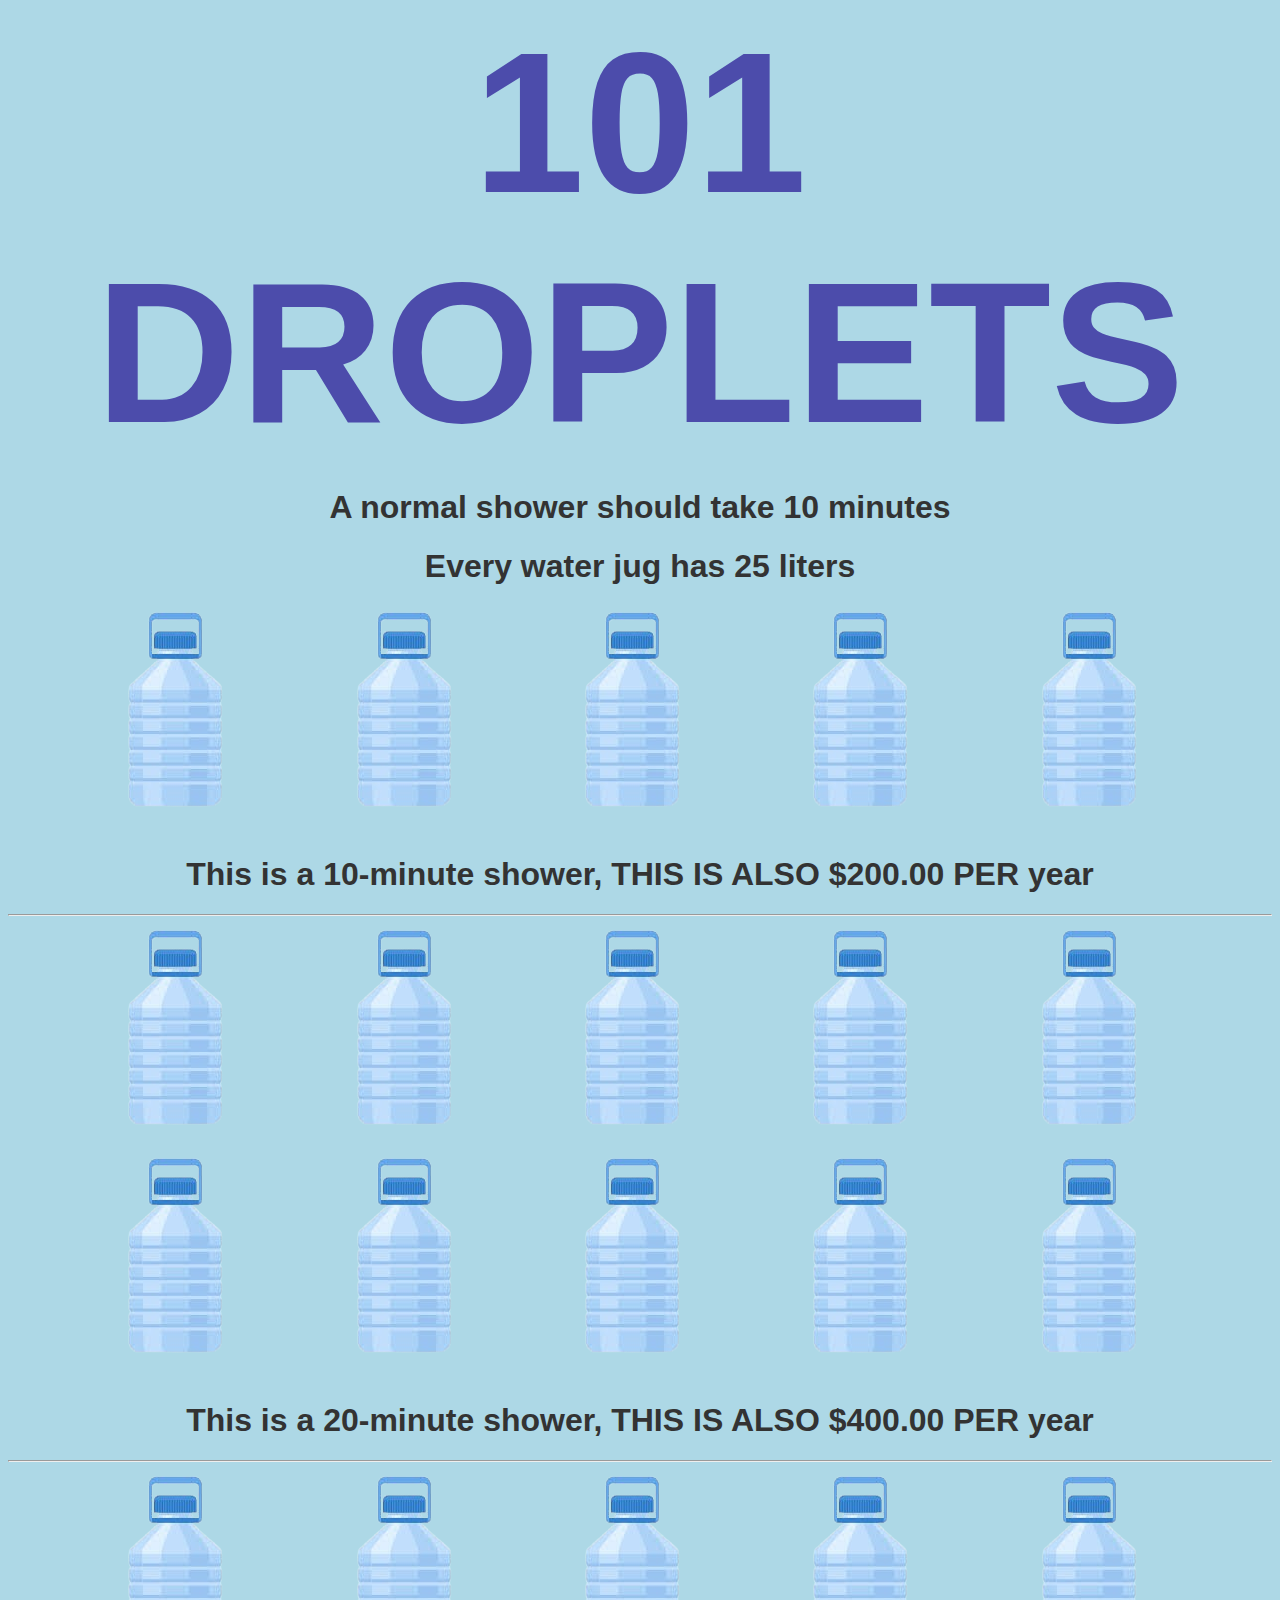
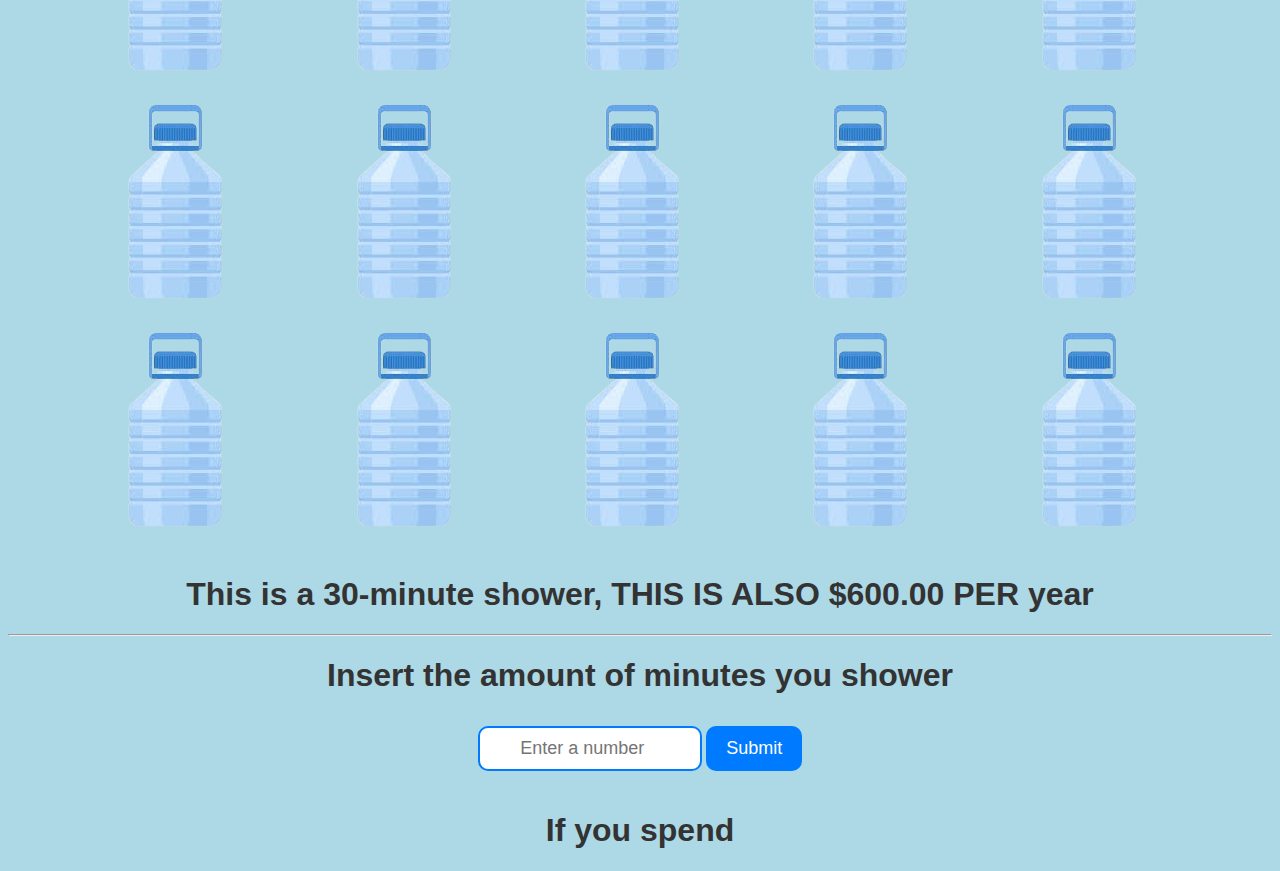
<file: static/aagua.html>
<!DOCTYPE html>
<html lang="en">
<head>
    <meta charset="UTF-8">
    <meta name="viewport" content="width=device-width, initial-scale=1.0">
    <link rel="stylesheet" href="aguacss.css">
    <title>Water in 10 mins</title>
    <script src="aguajs.js" defer></script> 
</head>
<body> 
    <center>
        <div class="Big">101 DROPLETS</div> 
        <h1>A normal shower should take 10 minutes</h1>
        <h1>Every water jug has 25 liters</h1>
        
        <img src="images/gallon.png" alt="Water Gallon">
        <img src="images/gallon.png" alt="Water Gallon">
        <img src="images/gallon.png" alt="Water Gallon">
        <img src="images/gallon.png" alt="Water Gallon">
        <img src="images/gallon.png" alt="Water Gallon">
        
        <h1>This is a 10-minute shower, THIS IS ALSO $200.00 PER year</h1>
        <hr>
        
        <img src="images/gallon.png" alt="Water Gallon">
        <img src="images/gallon.png" alt="Water Gallon">
        <img src="images/gallon.png" alt="Water Gallon">
        <img src="images/gallon.png" alt="Water Gallon">
        <img src="images/gallon.png" alt="Water Gallon">
        <img src="images/gallon.png" alt="Water Gallon">
        <img src="images/gallon.png" alt="Water Gallon">
        <img src="images/gallon.png" alt="Water Gallon">
        <img src="images/gallon.png" alt="Water Gallon">
        <img src="images/gallon.png" alt="Water Gallon">
        <h1>This is a 20-minute shower, THIS IS ALSO $400.00 PER year</h1>
        <hr>
        
        <img src="images/gallon.png" alt="Water Gallon">
        <img src="images/gallon.png" alt="Water Gallon">
        <img src="images/gallon.png" alt="Water Gallon">
        <img src="images/gallon.png" alt="Water Gallon">
        <img src="images/gallon.png" alt="Water Gallon">
        <img src="images/gallon.png" alt="Water Gallon">
        <img src="images/gallon.png" alt="Water Gallon">
        <img src="images/gallon.png" alt="Water Gallon">
        <img src="images/gallon.png" alt="Water Gallon">
        <img src="images/gallon.png" alt="Water Gallon">
        <img src="images/gallon.png" alt="Water Gallon">
        <img src="images/gallon.png" alt="Water Gallon">
        <img src="images/gallon.png" alt="Water Gallon">
        <img src="images/gallon.png" alt="Water Gallon">
        <img src="images/gallon.png" alt="Water Gallon">
        <h1>This is a 30-minute shower, THIS IS ALSO $600.00 PER year</h1>
        <hr>

        <h1>Insert the amount of minutes you shower</h1>
        
        <input type="number" id="numberInput" placeholder="Enter a number" />
        <button id="submitButton">Submit</button>

        <!-- Element to show the calculated result -->
        <p id="calculatedResult"></p>

        <!-- This is where images will appear -->
        <div id="imagesContainer" class="images-container"></div>
        <h1>If you spend</h1>
    </center>
</body>
</html>
</file>
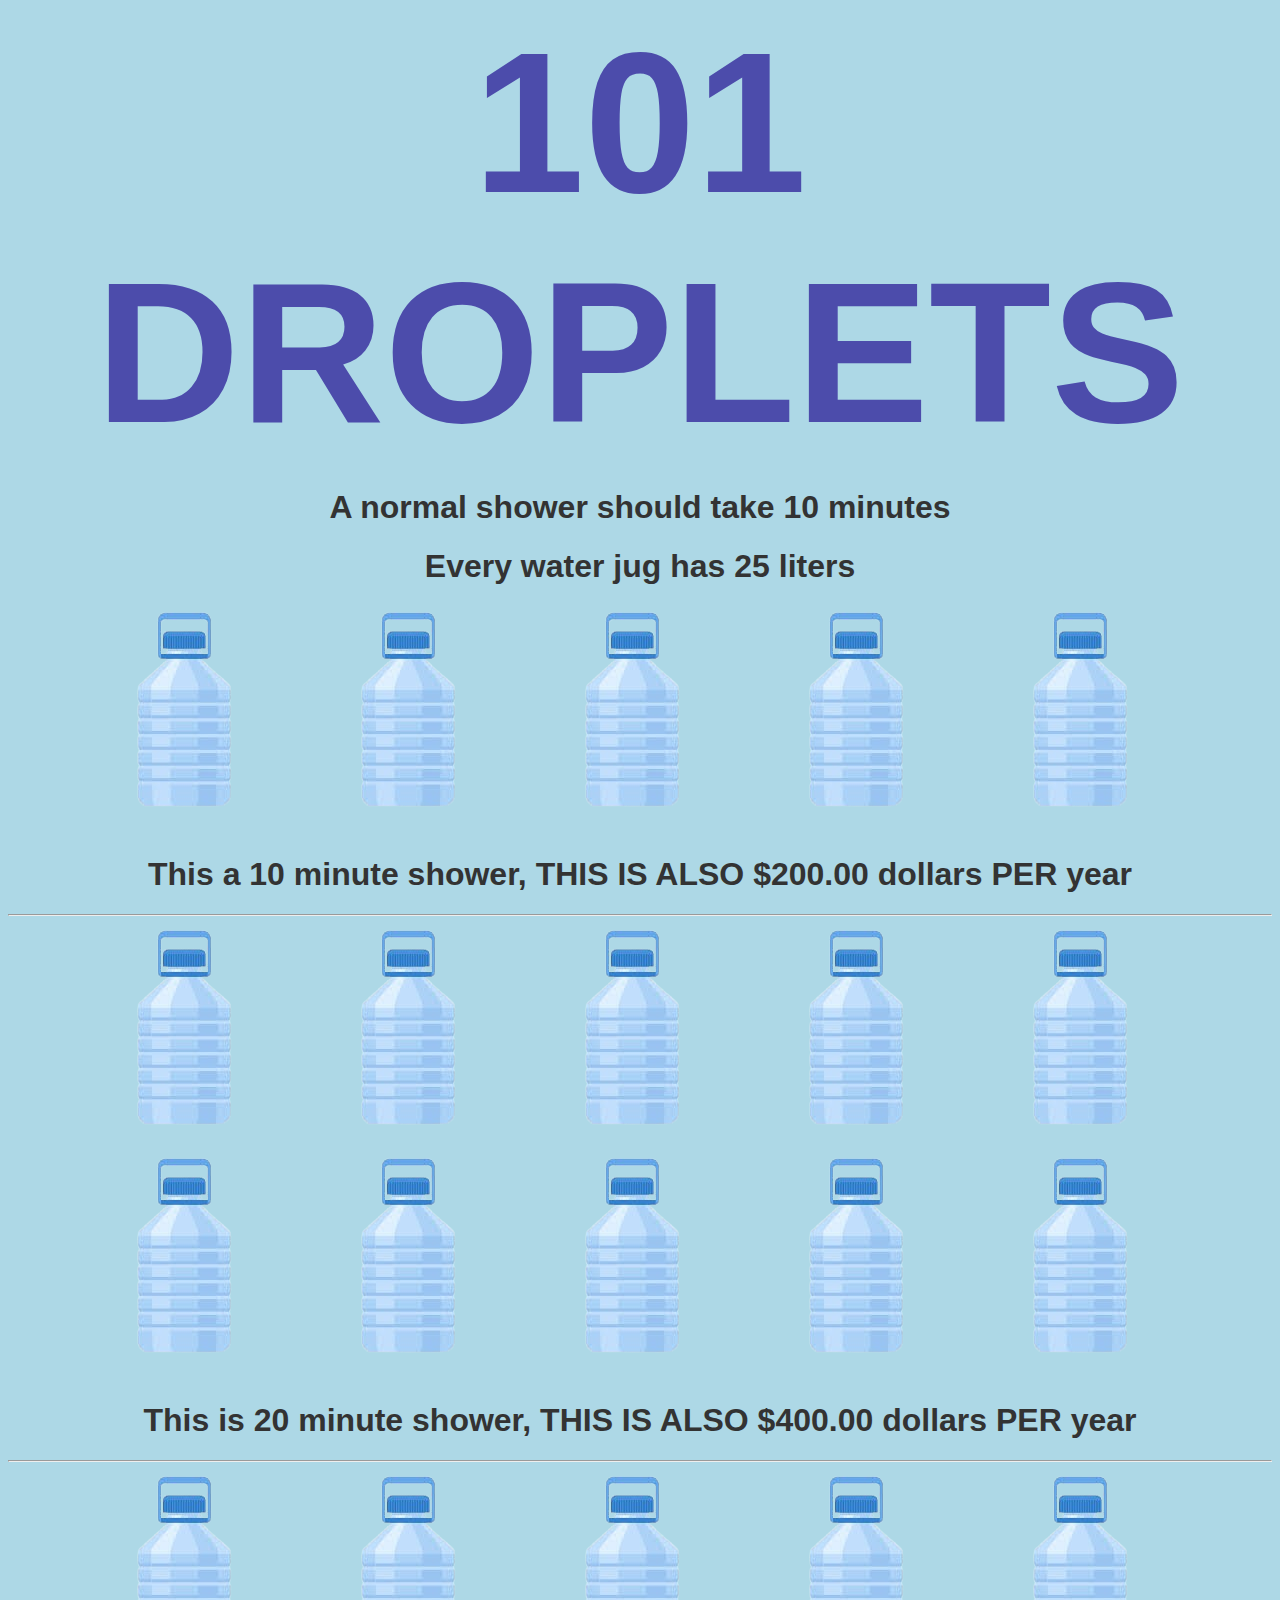
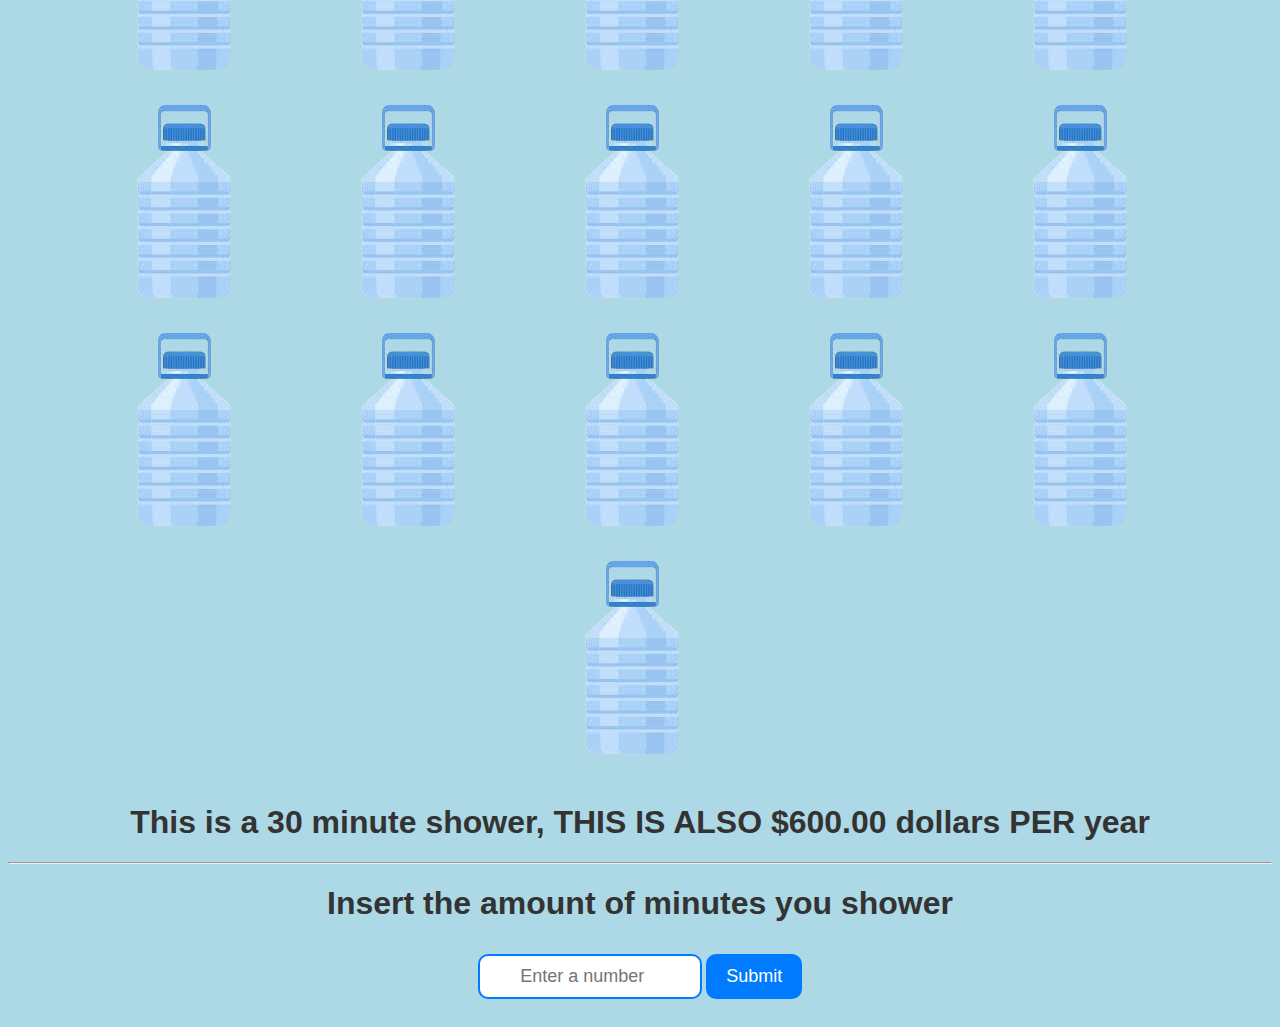
<file: static/Agua.html>
<!DOCTYPE html>
<html lang="en">
<head>
    <meta charset="UTF-8">
    <meta name="viewport" content="width=device-width, initial-scale=1.0">
    <link rel="stylesheet" href="aguacss.css">
    
    <title>Water in 10 mins</title>
    <script src="aguajs.js"></script> 

</head>
<body> 
   <center><div class="Big">101 DROPLETS </div> 
    <h1> A normal shower should take 10 minutes</h1>
    <h1> Every water jug has 25 liters</h1>
   
   <img src="images/gallon.png" alt="Image 1"><img src="images/gallon.png" alt="Image 1"><img src="images/gallon.png" alt="Image 1"><img src="images/gallon.png" alt="Image 1"><img src="images/gallon.png" alt="Image 1">
   <h1>This a 10 minute shower, THIS IS ALSO $200.00 dollars PER year</h1>
   <hr>
   <img src="images/gallon.png" alt="Image 1"><img src="images/gallon.png" alt="Image 1"><img src="images/gallon.png" alt="Image 1"><img src="images/gallon.png" alt="Image 1"><img src="images/gallon.png" alt="Image 1"><img src="images/gallon.png" alt="Image 1"><img src="images/gallon.png" alt="Image 1"><img src="images/gallon.png" alt="Image 1"><img src="images/gallon.png" alt="Image 1"><img src="images/gallon.png" alt="Image 1">
    <h1>This is 20 minute shower, THIS IS ALSO $400.00 dollars PER year</h1>
    <hr>
    <img src="images/gallon.png" alt="Image 1"><img src="images/gallon.png" alt="Image 1"><img src="images/gallon.png" alt="Image 1"><img src="images/gallon.png" alt="Image 1"><img src="images/gallon.png" alt="Image 1"><img src="images/gallon.png" alt="Image 1"><img src="images/gallon.png" alt="Image 1"><img src="images/gallon.png" alt="Image 1"><img src="images/gallon.png" alt="Image 1"><img src="images/gallon.png" alt="Image 1"><img src="images/gallon.png" alt="Image 1"><img src="images/gallon.png" alt="Image 1"><img src="images/gallon.png" alt="Image 1"><img src="images/gallon.png" alt="Image 1"><img src="images/gallon.png" alt="Image 1"><img src="images/gallon.png" alt="Image 1">
    <h1> This is a 30 minute shower, THIS IS ALSO $600.00 dollars PER year</h1>
    <hr>
    <h1> Insert the amount of minutes you shower</h1>
    <!-- Input form to get a number -->
    <input type="number" id="numberInput" placeholder="Enter a number" />
  <button onclick="displayImages()">Submit</button>

  <div id="imagesContainer" class="images-container"></div>
   </center>
</body>
</html>
</file>
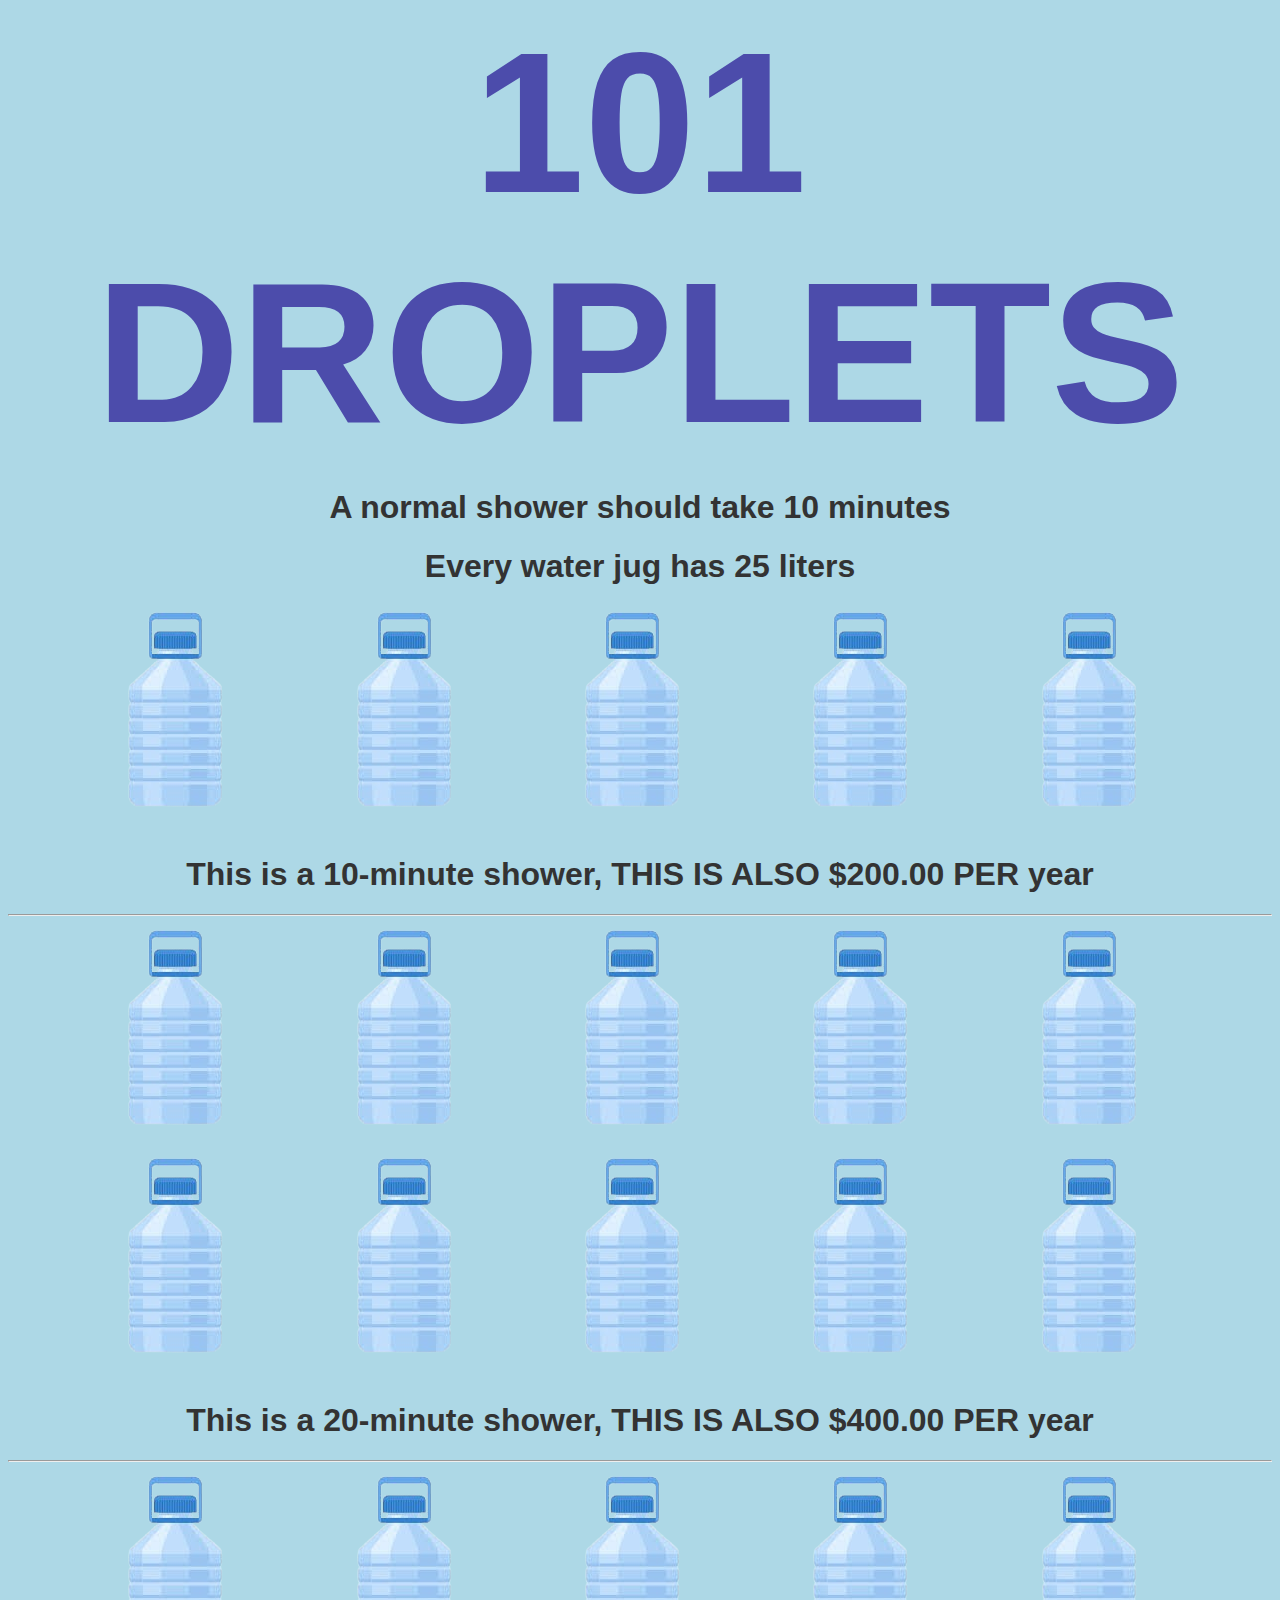
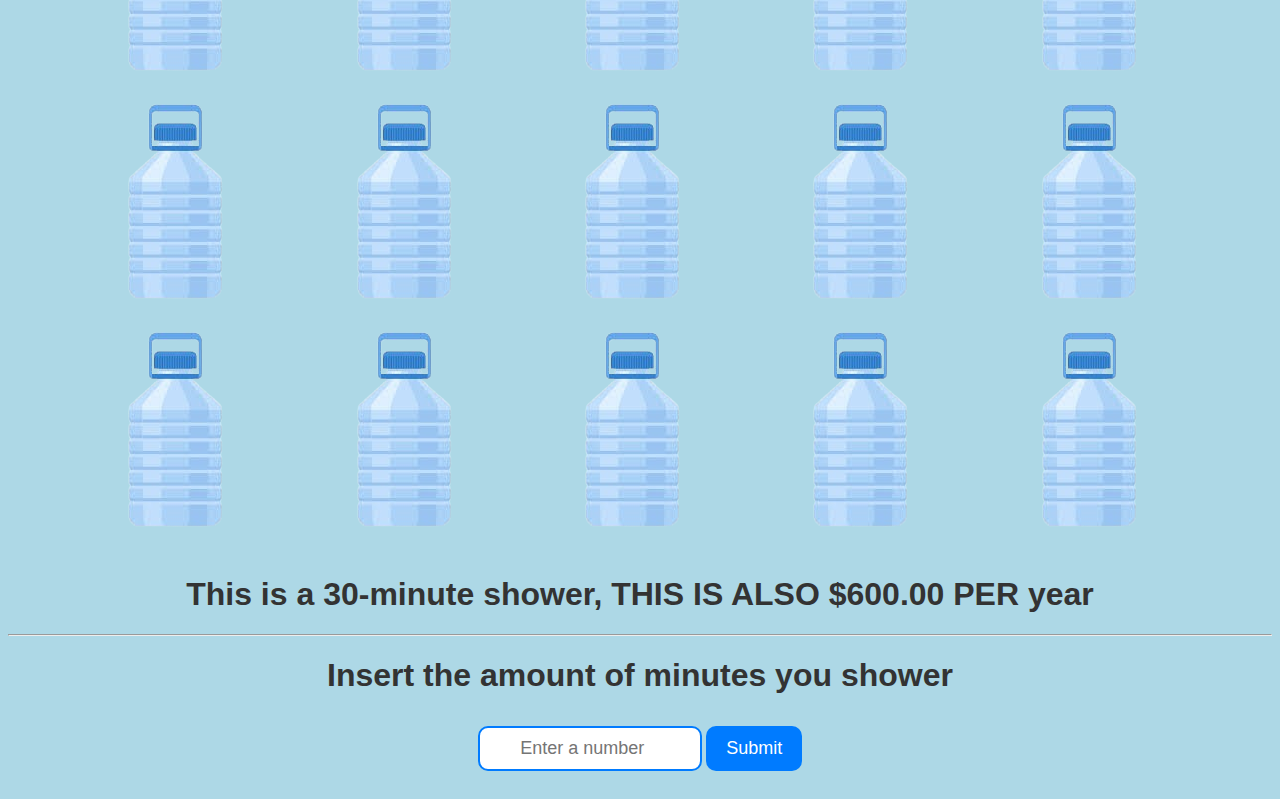
<file: templates/agua.html>
<!DOCTYPE html>
<html lang="en">
<head>
    <meta charset="UTF-8">
    <meta name="viewport" content="width=device-width, initial-scale=1.0">
    <link rel="stylesheet" href="../static/aguacss.css">
    <title>Water in 10 mins</title>
    <script src="../static/aguajs.js" defer></script> 
</head>
<body> 
    <center>
        <div class="Big">101 DROPLETS</div> 
        <h1>A normal shower should take 10 minutes</h1>
        <h1>Every water jug has 25 liters</h1>
        
        <img src="../static/images/gallon.png" alt="Water Gallon">
        <img src="../static/images/gallon.png" alt="Water Gallon">
        <img src="../static/images/gallon.png" alt="Water Gallon">
        <img src="../static/images/gallon.png" alt="Water Gallon">
        <img src="../static/images/gallon.png" alt="Water Gallon">
        
        <h1>This is a 10-minute shower, THIS IS ALSO $200.00 PER year</h1>
        <hr>
        
        <img src="../static/images/gallon.png" alt="Water Gallon">
        <img src="../static/images/gallon.png" alt="Water Gallon">
        <img src="../static/images/gallon.png" alt="Water Gallon">
        <img src="../static/images/gallon.png" alt="Water Gallon">
        <img src="../static/images/gallon.png" alt="Water Gallon">
        <img src="../static/images/gallon.png" alt="Water Gallon">
        <img src="../static/images/gallon.png" alt="Water Gallon">
        <img src="../static/images/gallon.png" alt="Water Gallon">
        <img src="../static/images/gallon.png" alt="Water Gallon">
        <img src="../static/images/gallon.png" alt="Water Gallon">
        <h1>This is a 20-minute shower, THIS IS ALSO $400.00 PER year</h1>
        <hr>
        
        <img src="../static/images/gallon.png" alt="Water Gallon">
        <img src="../static/images/gallon.png" alt="Water Gallon">
        <img src="../static/images/gallon.png" alt="Water Gallon">
        <img src="../static/images/gallon.png" alt="Water Gallon">
        <img src="../static/images/gallon.png" alt="Water Gallon">
        <img src="../static/images/gallon.png" alt="Water Gallon">
        <img src="../static/images/gallon.png" alt="Water Gallon">
        <img src="../static/images/gallon.png" alt="Water Gallon">
        <img src="../static/images/gallon.png" alt="Water Gallon">
        <img src="../static/images/gallon.png" alt="Water Gallon">
        <img src="../static/images/gallon.png" alt="Water Gallon">
        <img src="../static/images/gallon.png" alt="Water Gallon">
        <img src="../static/images/gallon.png" alt="Water Gallon">
        <img src="../static/images/gallon.png" alt="Water Gallon">
        <img src="../static/images/gallon.png" alt="Water Gallon">
        <h1>This is a 30-minute shower, THIS IS ALSO $600.00 PER year</h1>
        <hr>

        <h1>Insert the amount of minutes you shower</h1>
        
        <input type="number" id="numberInput" placeholder="Enter a number" />
        <button id="submitButton">Submit</button>

        <!-- Element to show the calculated result -->
        <p id="calculatedResult"></p>

        <!-- This is where images will appear -->
        <div id="imagesContainer" class="images-container"></div>
        
    </center>
</body>
</html>
</file>
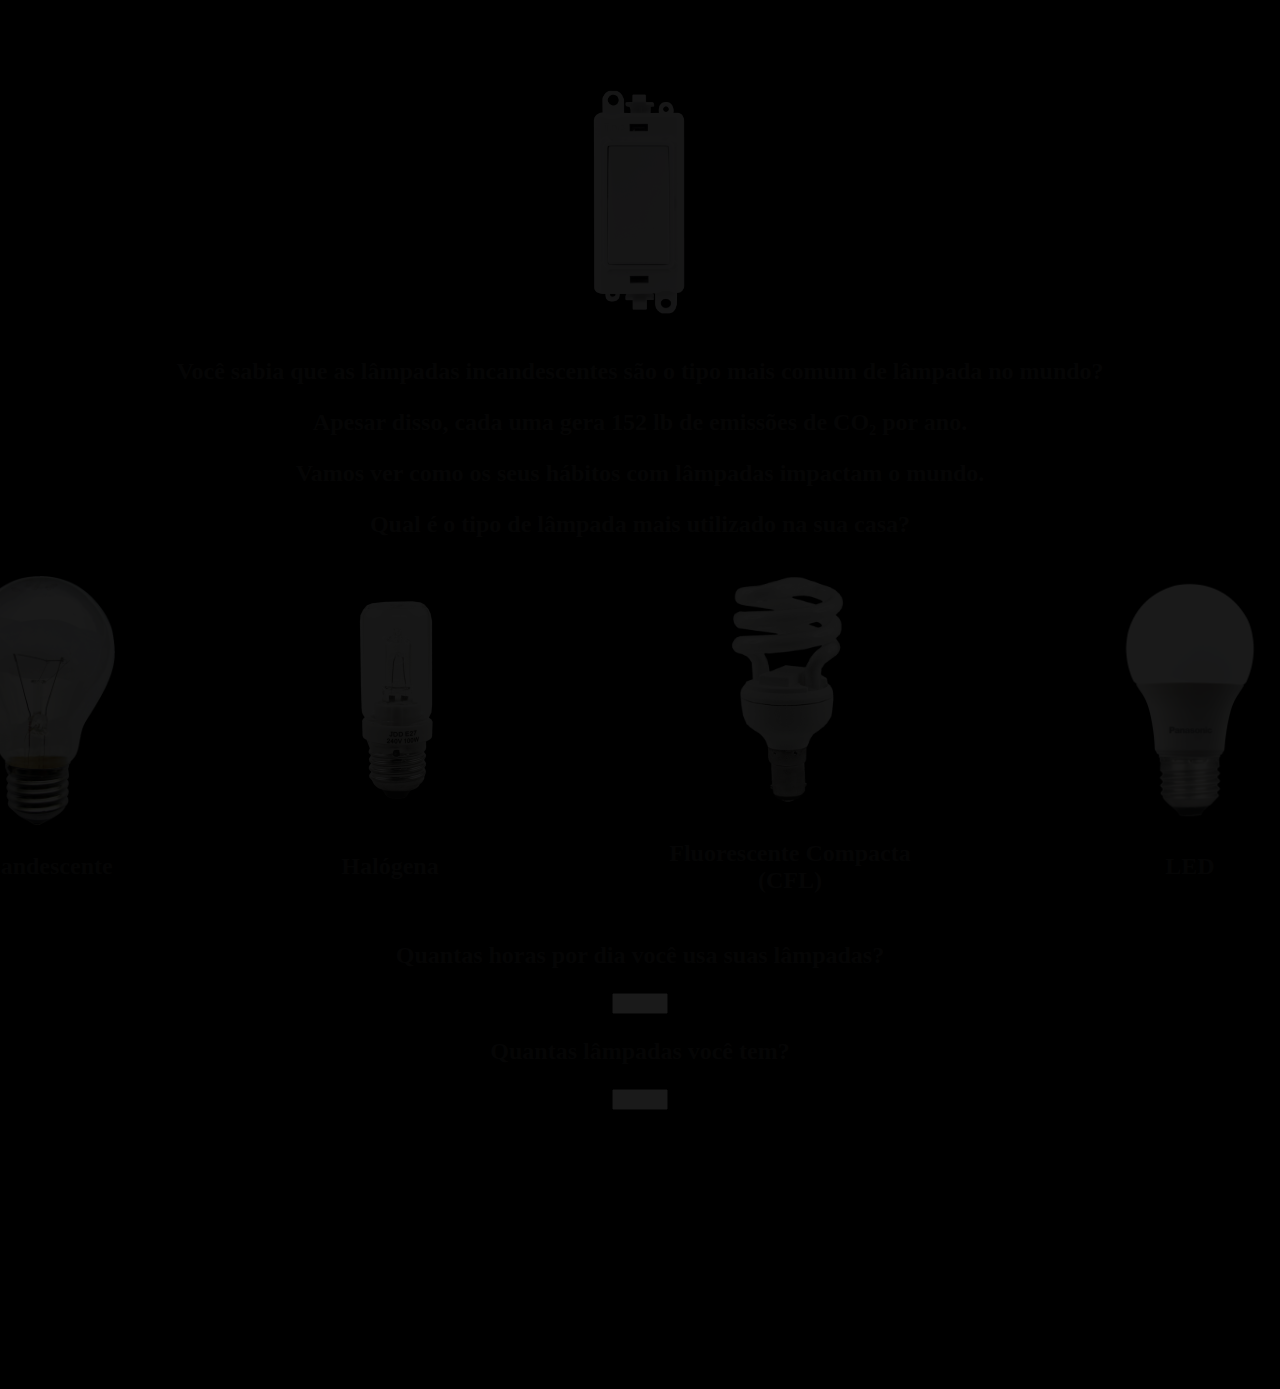
<file: templates/focos.html>
<!DOCTYPE html>
<html lang="pt-BR">
    <link rel="stylesheet" href="/static/focostyle.css">
    <script src="/static/focoscript.js" defer></script>
<head>
  <meta charset="UTF-8">
  <meta name="viewport" content="width=device-width, initial-scale=1.0">
  <title>Imagem com Efeito do Cursor</title>
</head>
<body id="body" style="height: auto;">
  <div>
    <h1>LÂMPADAS</h1>
    <img src="/static/images/lightswitch.png" alt="" width="250px" height="auto" onclick="off()" id="wall" opacity="0.5">
    <audio src="/static/sound/lightswitch.wav" id="clickSound"></audio>
    <p>Você sabia que as lâmpadas incandescentes são o tipo mais comum de lâmpada no mundo?</p>
    <p>Apesar disso, cada uma gera 152 lb de emissões de CO₂ por ano.</p>
    <p>Vamos ver como os seus hábitos com lâmpadas impactam o mundo.</p>
    <p>Qual é o tipo de lâmpada mais utilizado na sua casa?</p>
      <div class="img-container">
        <div class="img-box">
          <img src="/static/images/Incandescent.png" alt="" width="150px" height="auto" onclick="selected(this, 152)" id="unselected" class="image-button">
          <p>Incandescente</p>
        </div>
        <div class="img-box">
          <img src="/static/images/Halogen.png" alt="" width="250px" height="auto" onclick="selected(this, 107)" id="unselected" class="image-button">
          <p>Halógena</p>
        </div>
        <div class="img-box">
          <img src="/static/images/CFL.png" alt="" width="250px" height="auto" onclick="selected(this, 34)" id="unselected" class="image-button">
          <p>Fluorescente Compacta (CFL)</p>
        </div>        
        <div class="img-box">
          <img src="/static/images/LED.png" alt="" width="250px" height="auto" onclick="selected(this, 22)" id="unselected" class="image-button">
          <p>LED</p>
        </div>
      </div>
    <p>Quantas horas por dia você usa suas lâmpadas?</p>
    <input type="number" id="hours" min="0" max="24" onchange="hrchange(this.value)">
    <p>Quantas lâmpadas você tem?</p>
    <input type="number" id="qt" min="0" max="99" onchange="qtchange(this.value)">
    <div>
      <p class="answer" id="answer1"> Sua Resposta</p>
      <p class="answer" id="answer2"> Sua Resposta</p>
      <p class="answer" id="answer3"> Sua Resposta</p>
      <p class="answer" id="answer4"> Sua Resposta</p>
      <p class="answer" id="answer5"> Sua Resposta</p>     
    </div>
  </div>
</body>
</html>
</file>
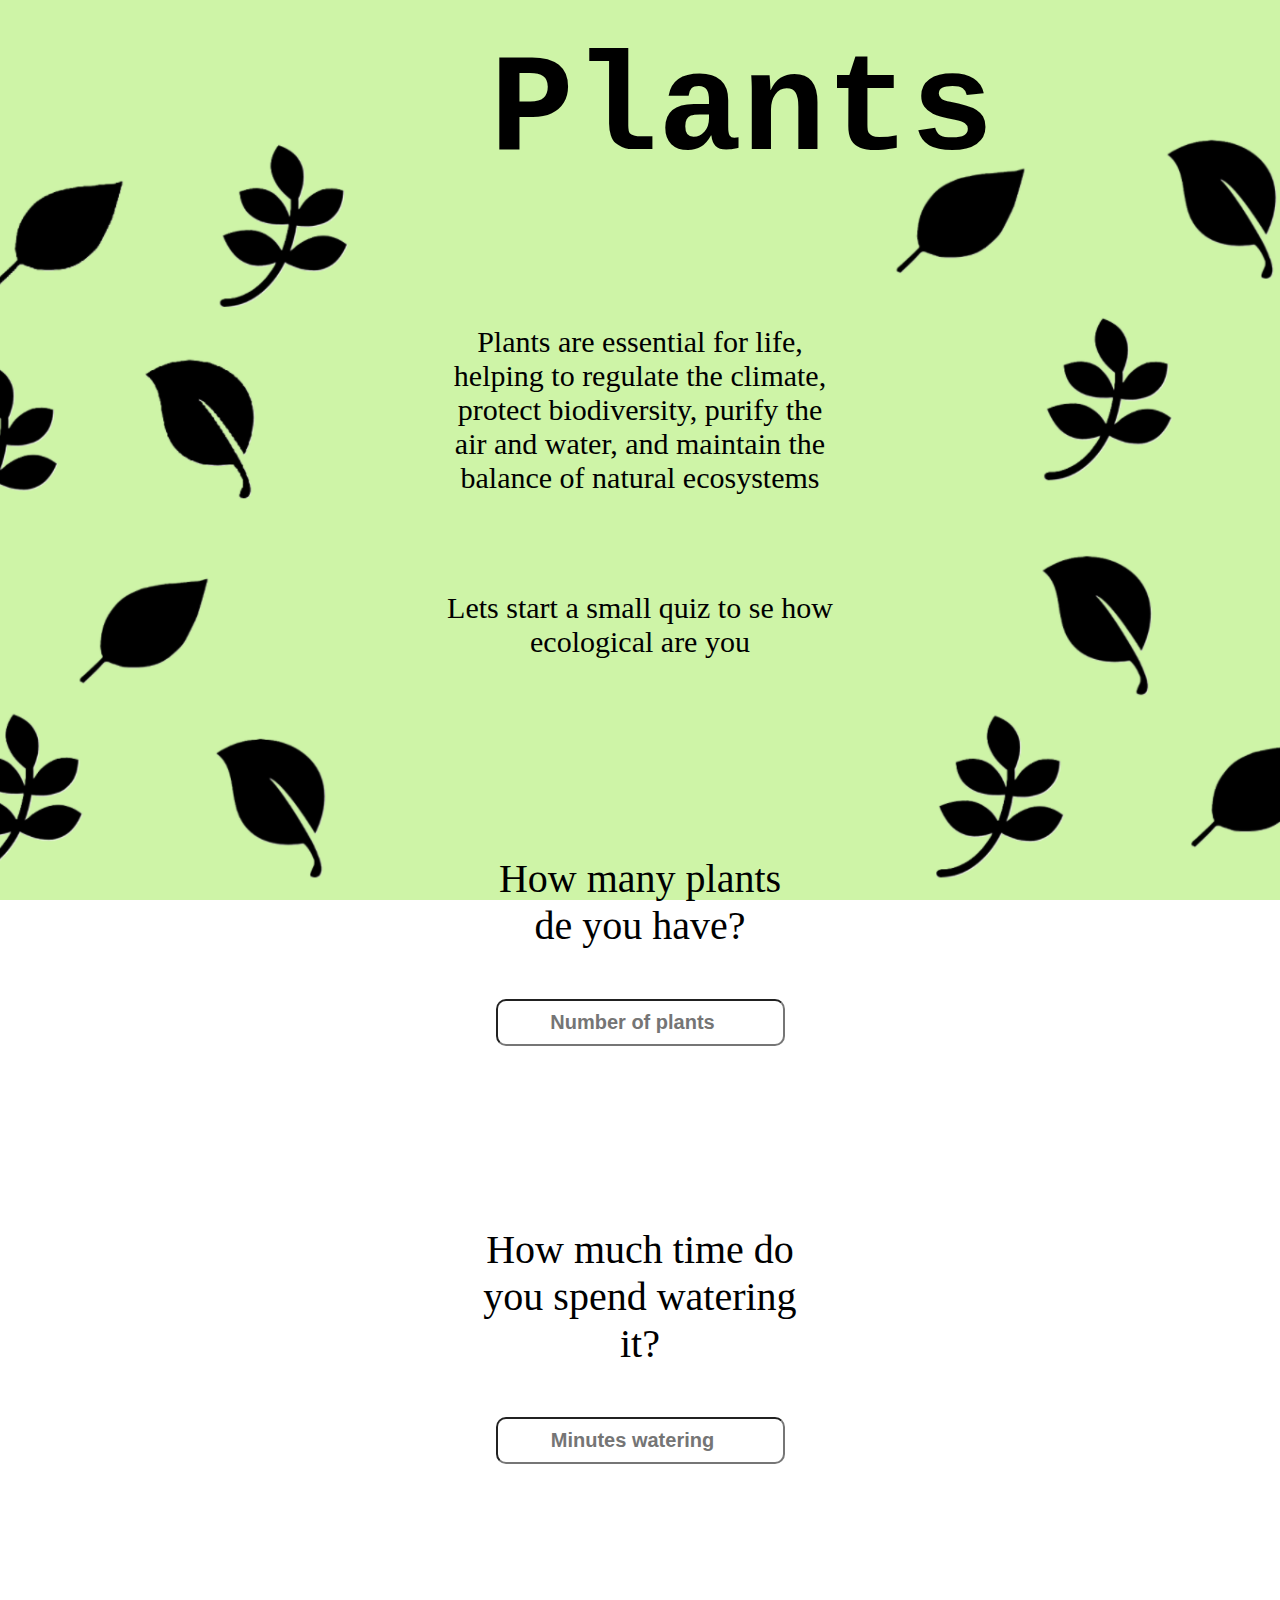
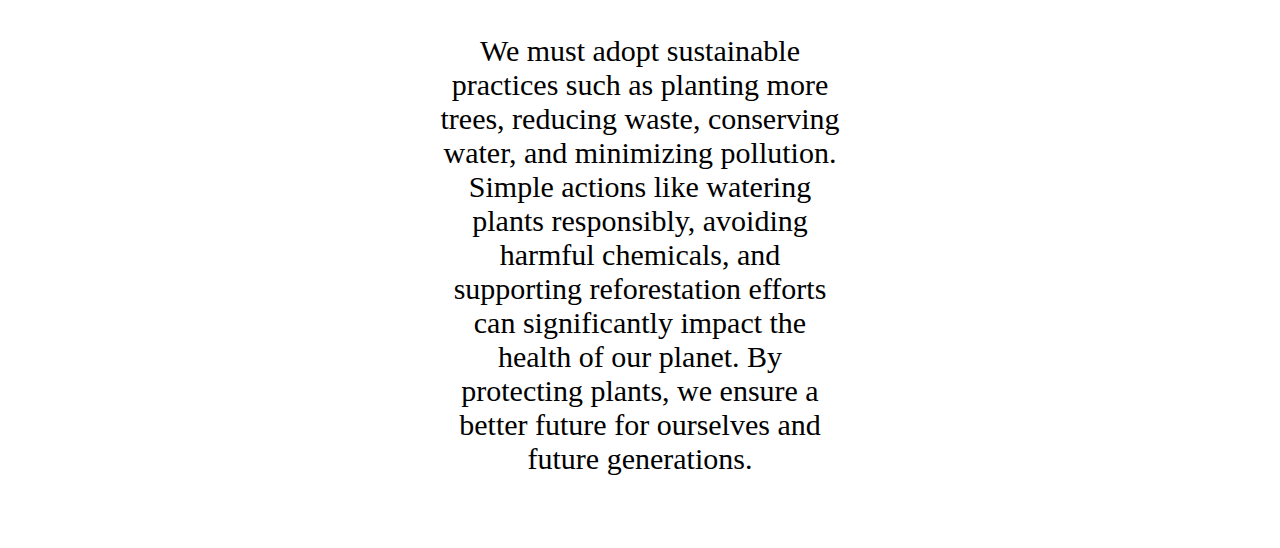
<file: templates/Plants.html>
<!DOCTYPE html>
<html lang="en">
<head>
    <meta charset="UTF-8">
    <meta name="viewport" content="width=device-width, initial-scale=1.0">
    <title>Plants</title>
    <link rel="stylesheet" type="text/css" href="Plants.css">
    <script src="Plants.js" defer></script>
</head>
<body>
    <div class="header">
        <h1>Plants</h1>
    </div>
    <p class="description">Plants are essential for life, helping to regulate the climate, protect biodiversity, purify the air and water, and maintain the balance of natural ecosystems</p>
    <br><br>
    <p class="description">Lets start a small quiz to se how ecological are you</p>
    <br><br><br><br><br><br><br>
    <div class="content">
        <p>How many plants de you have?</p>
        <input class="custom-placeholder"type="number" id="userInput" oninput="changeText()" placeholder="Number of plants">
    </div>
    <div class="lower">
        <p id="displayText"></p>
        <br><br>
    </div>
    <br><br><br>
    <div class="content">
        <p>How much time do you spend watering it?</p>
        <input class="custom-placeholder"type="number" id="userInput2" oninput="changeText2()" placeholder="Minutes watering">
    </div>
    <div class="lower">
        <p id="displayText2"></p>
        <br><br>
    </div>
    <br><br><br>
    <p class="description">We must adopt sustainable practices such as planting more trees, reducing waste, conserving water, and minimizing pollution. Simple actions like watering plants responsibly, avoiding harmful chemicals, and supporting reforestation efforts can significantly impact the health of our planet. By protecting plants, we ensure a better future for ourselves and future generations.</p>
</body>
</html>
</file>
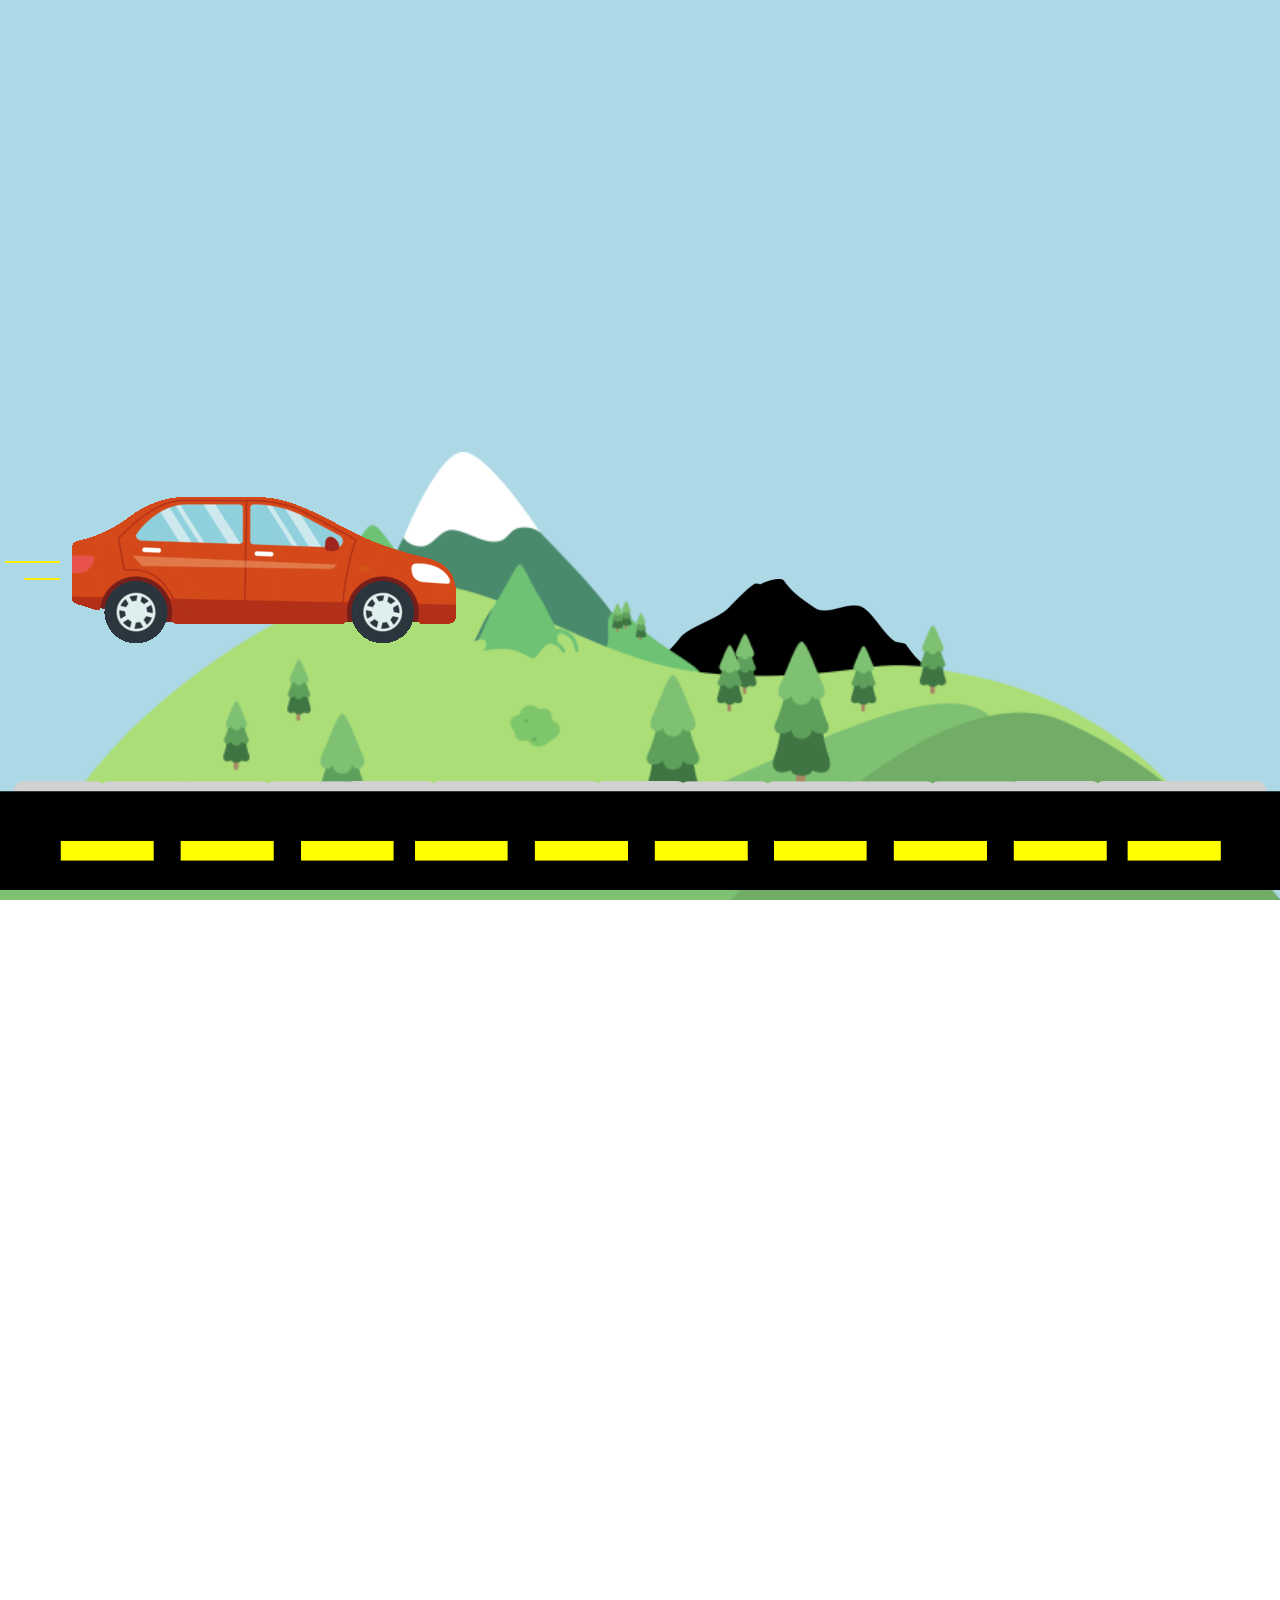
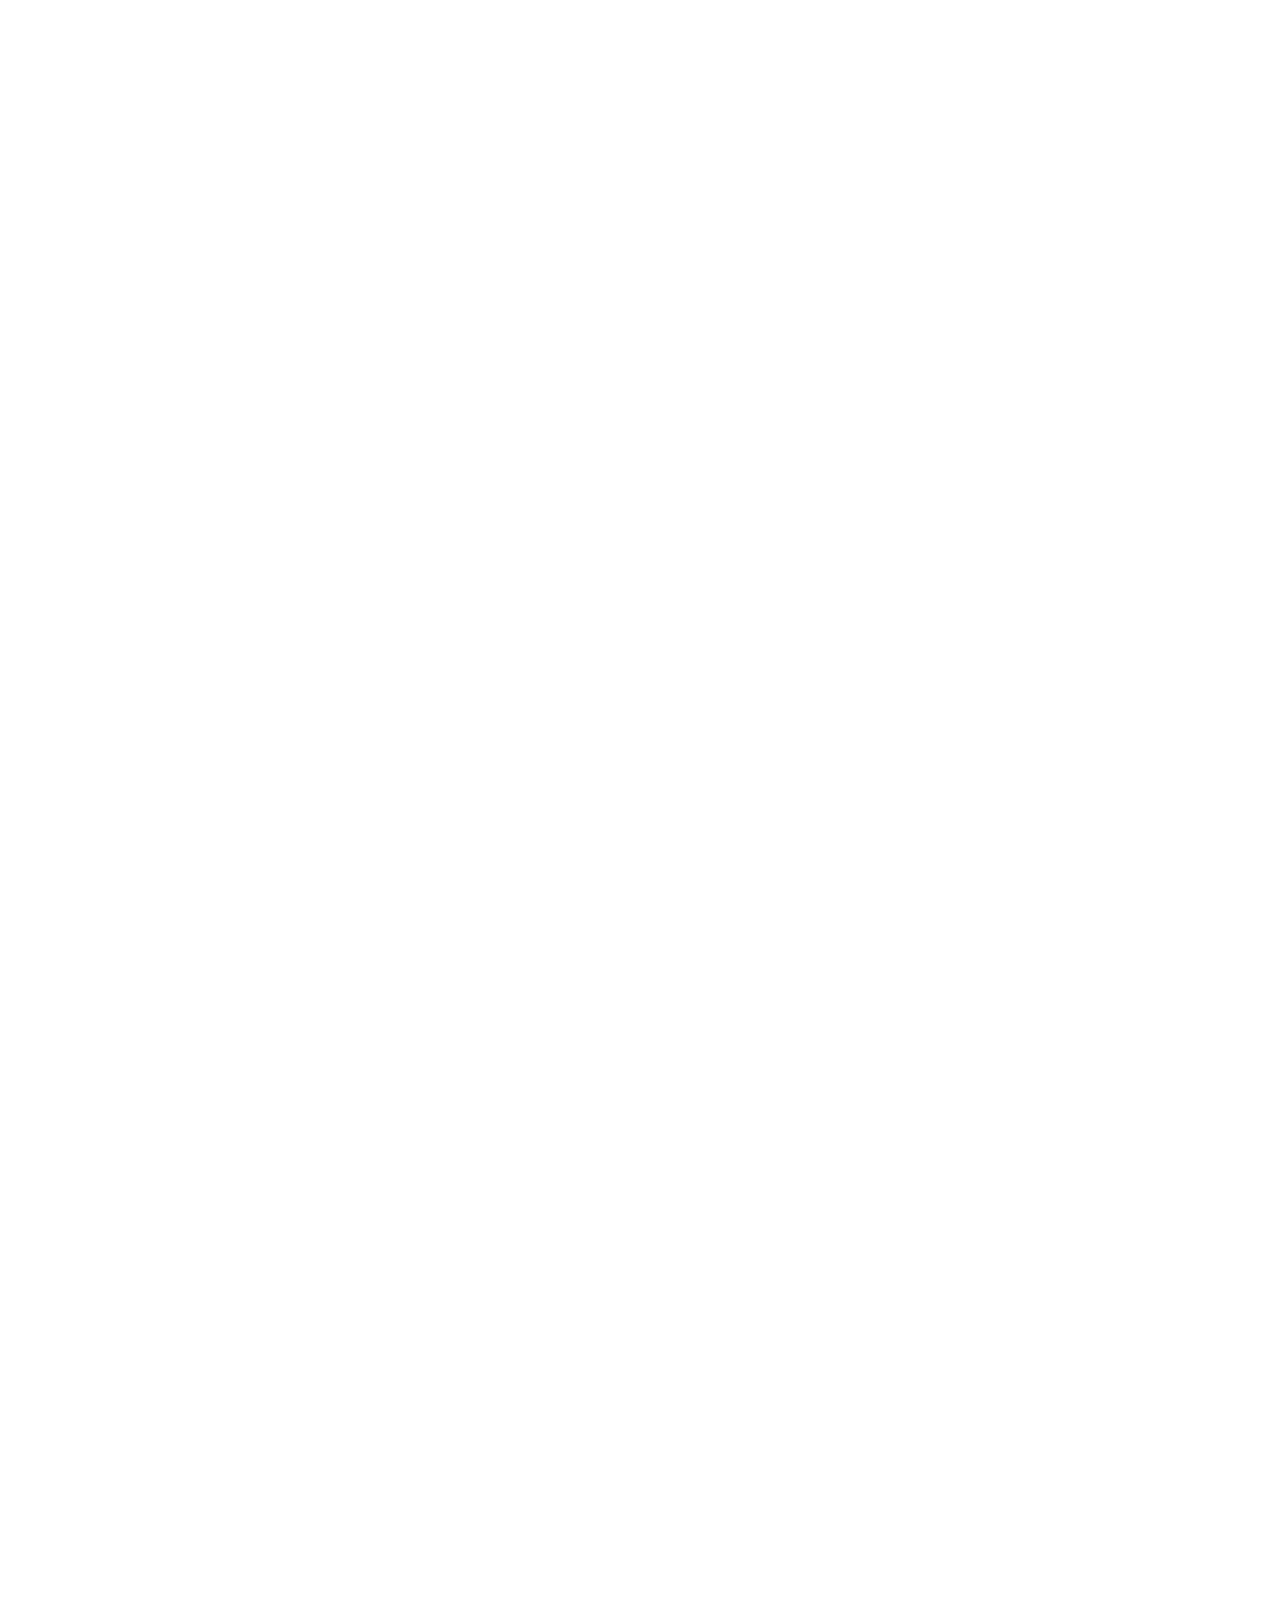
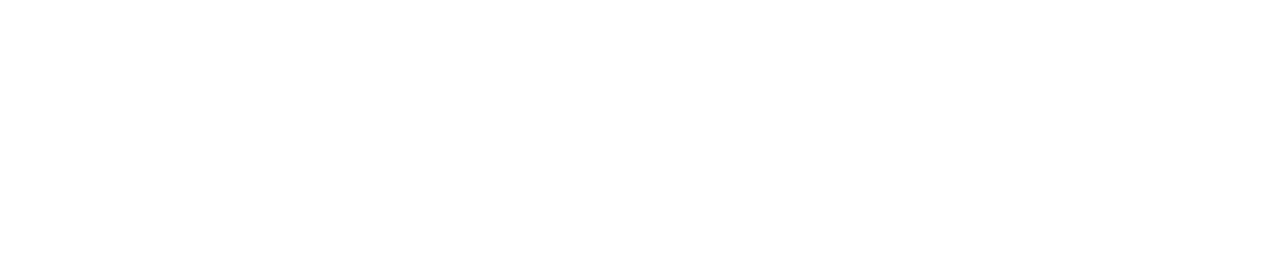
<file: templates/vehicles.html>
<!DOCTYPE html>
<html lang="en">
    <head>
        <meta charset="UTF-8" />
        <meta http-equiv="X-UA-Compatible" content="IE=edge" />
        <meta name="viewport" content="width=device-width, initial-scale=1.0" />
        <title>horizontal scroll</title>
        <link rel="stylesheet" href="/static/vehicles.css" />
    </head>
    <body>
        <main>
        <div class="car">
            <img src="/static/images/carro.gif" alt="">
        </div>
        <div class="slider">
            <div class="slider-inner">
                <div class="item">
                <div class="content middle">
                <img src="/static/images/middleground.png">
            </div>

            <div class="content background">
                <img src="/static/images/greenmountain.png">
            </div>

            <div class="content front">
                <img src="/static/images/road.png">
            </div>

            </div>
                <div class="item">
                <div class="content middle">
                <img src="/static/images/middleground.png">
            </div>

            <div class="content background">
                <img src="/static/images/greenmountain.png">
            </div>

            <div class="content front">
                <img src="/static/images/road.png">
            </div>

            <div class="item">
                <div class="content middle">
                <img src="/static/images/middleground.png">
            </div>

                <div class="content background">
                <img src="/static/images/greenmountain.png">
            </div>

            <div class="content front">
                <img src="/static/images/road.png">
            </div>
        </div>
    </main>

    <script src="/static/vehicles.js"></script>
    </body>
</html>
</file>
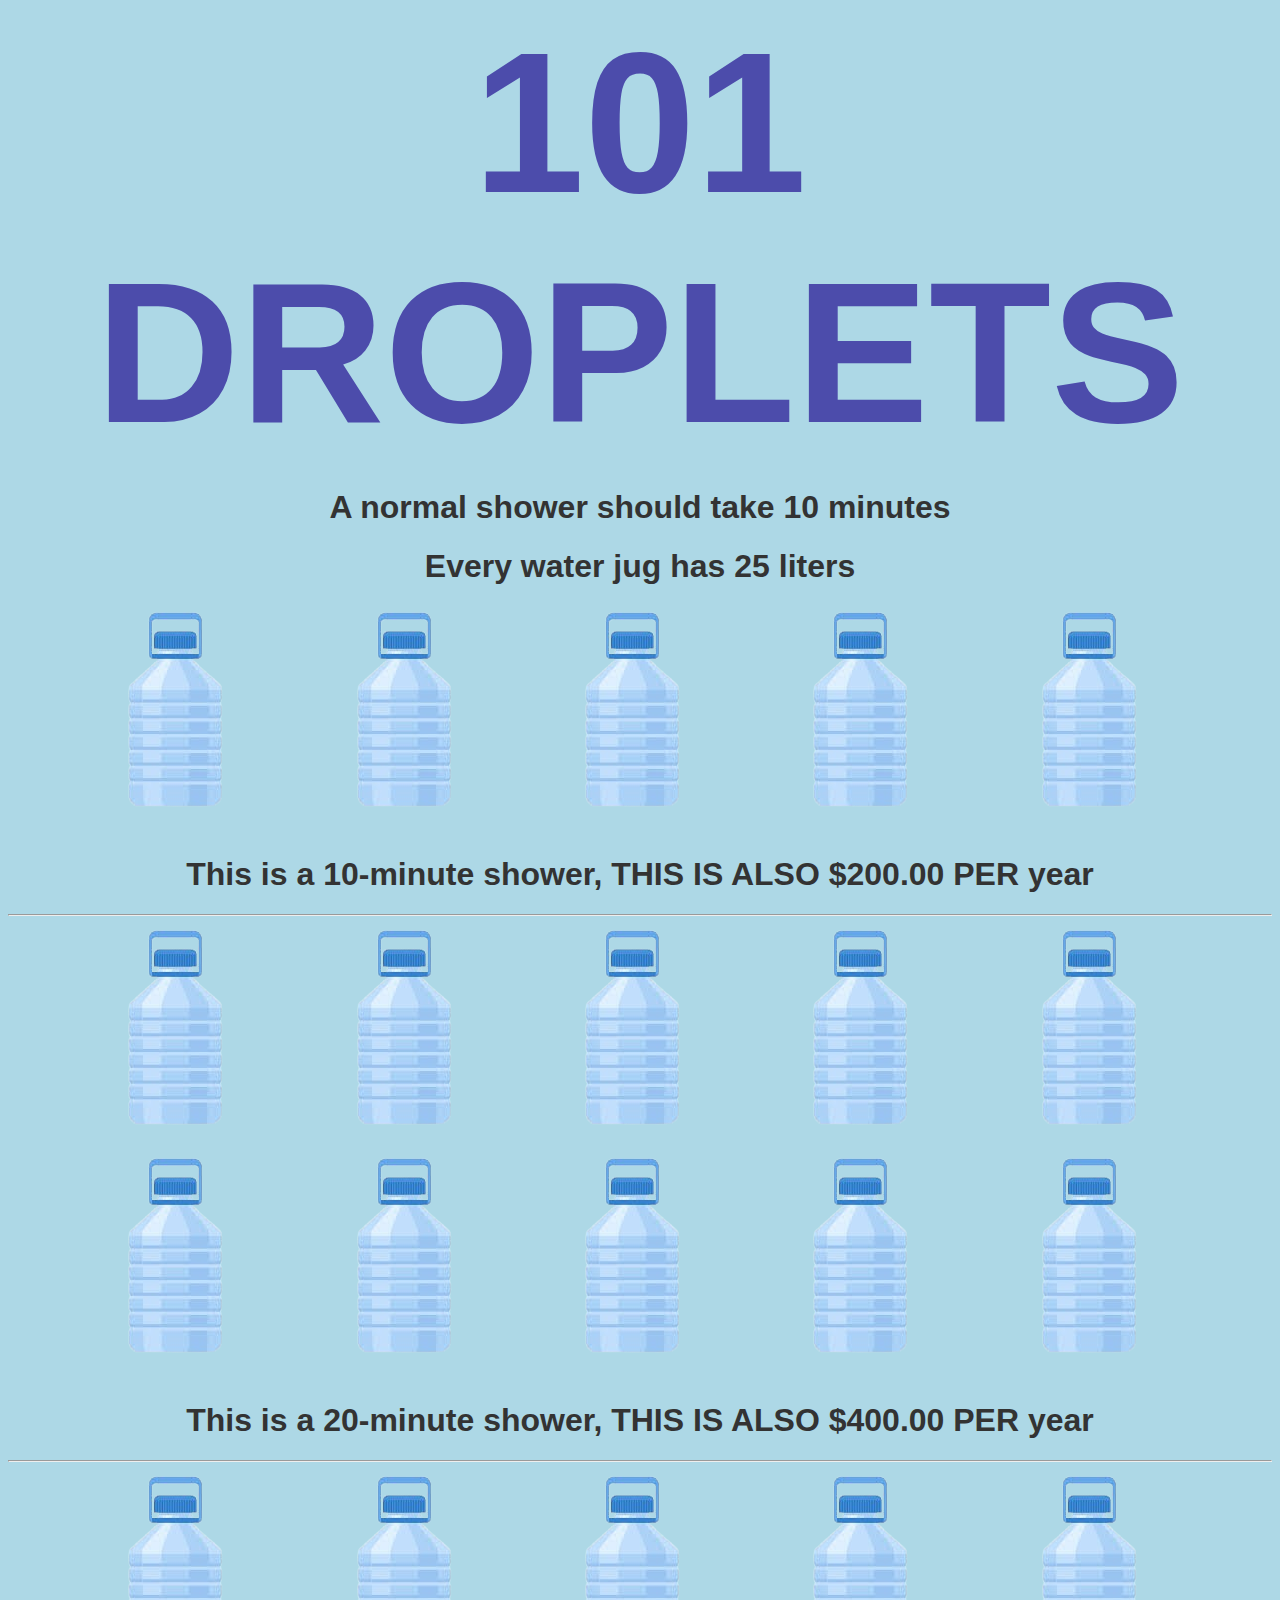
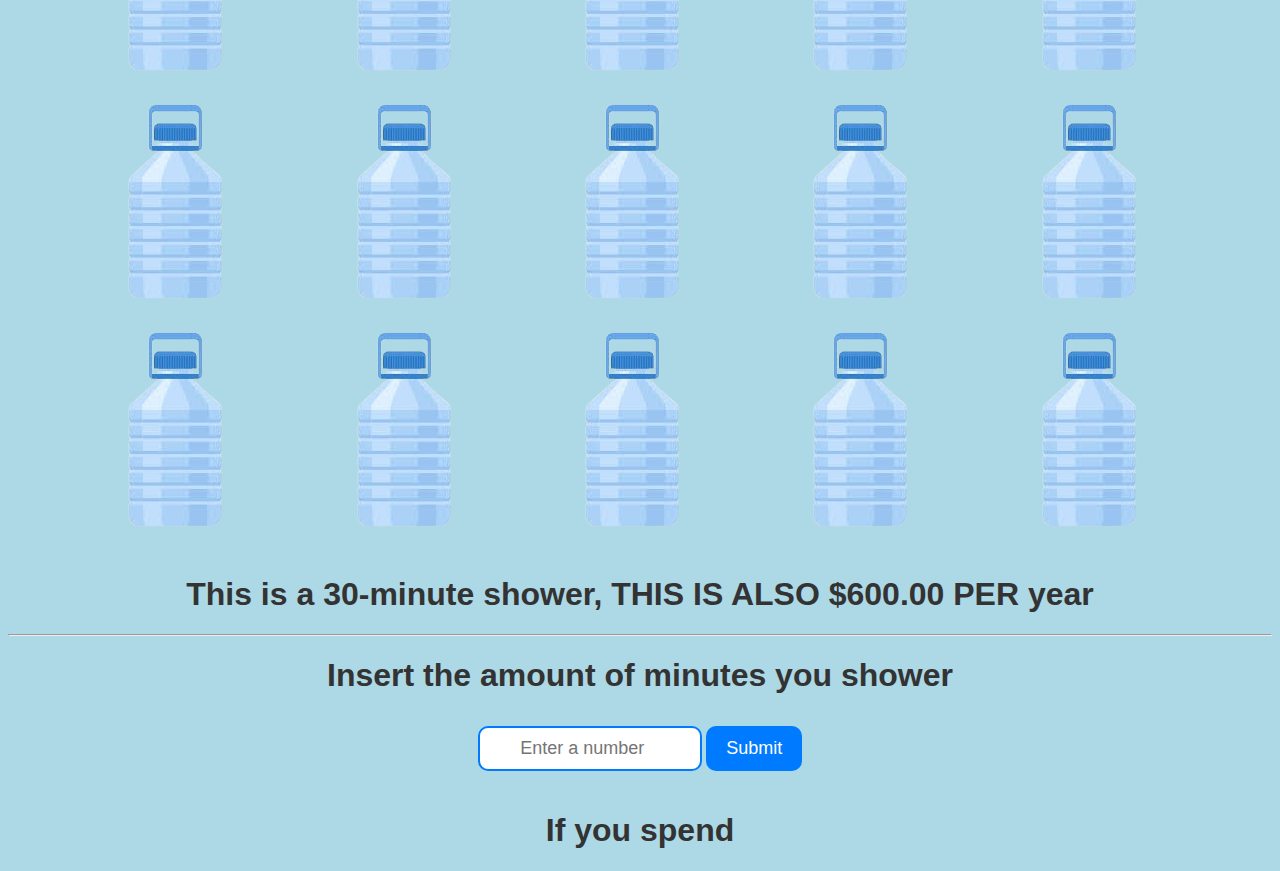
<file: templates/water.html>
<!DOCTYPE html>
<html lang="en">
<head>
    <meta charset="UTF-8">
    <meta name="viewport" content="width=device-width, initial-scale=1.0">
    <link rel="stylesheet" href="/../static/aguacss.css">
    <title>Water in 10 mins</title>
    <script src="/../static/aguajs.js" defer></script> 
</head>
<body> 
    <center>
        <div class="Big">101 DROPLETS</div> 
        <h1>A normal shower should take 10 minutes</h1>
        <h1>Every water jug has 25 liters</h1>
        
        <img src="/../static/images/gallon.png" alt="Water Gallon">
        <img src="/../static/images/gallon.png" alt="Water Gallon">
        <img src="/../static/images/gallon.png" alt="Water Gallon">
        <img src="/../static/images/gallon.png" alt="Water Gallon">
        <img src="/../static/images/gallon.png" alt="Water Gallon">
        
        <h1>This is a 10-minute shower, THIS IS ALSO $200.00 PER year</h1>
        <hr>
        
        <img src="/../static/images/gallon.png" alt="Water Gallon">
        <img src="/../static/images/gallon.png" alt="Water Gallon">
        <img src="/../static/images/gallon.png" alt="Water Gallon">
        <img src="/../static/images/gallon.png" alt="Water Gallon">
        <img src="/../static/images/gallon.png" alt="Water Gallon">
        <img src="/../static/images/gallon.png" alt="Water Gallon">
        <img src="/../static/images/gallon.png" alt="Water Gallon">
        <img src="/../static/images/gallon.png" alt="Water Gallon">
        <img src="/../static/images/gallon.png" alt="Water Gallon">
        <img src="/../static/images/gallon.png" alt="Water Gallon">
        <h1>This is a 20-minute shower, THIS IS ALSO $400.00 PER year</h1>
        <hr>
        
        <img src="/../static/images/gallon.png" alt="Water Gallon">
        <img src="/../static/images/gallon.png" alt="Water Gallon">
        <img src="/../static/images/gallon.png" alt="Water Gallon">
        <img src="/../static/images/gallon.png" alt="Water Gallon">
        <img src="/../static/images/gallon.png" alt="Water Gallon">
        <img src="/../static/images/gallon.png" alt="Water Gallon">
        <img src="/../static/images/gallon.png" alt="Water Gallon">
        <img src="/../static/images/gallon.png" alt="Water Gallon">
        <img src="/../static/images/gallon.png" alt="Water Gallon">
        <img src="/../static/images/gallon.png" alt="Water Gallon">
        <img src="/../static/images/gallon.png" alt="Water Gallon">
        <img src="/../static/images/gallon.png" alt="Water Gallon">
        <img src="/../static/images/gallon.png" alt="Water Gallon">
        <img src="/../static/images/gallon.png" alt="Water Gallon">
        <img src="/../static/images/gallon.png" alt="Water Gallon">
        <h1>This is a 30-minute shower, THIS IS ALSO $600.00 PER year</h1>
        <hr>

        <h1>Insert the amount of minutes you shower</h1>
        
        <input type="number" id="numberInput" placeholder="Enter a number" />
        <button id="submitButton">Submit</button>

        <!-- Element to show the calculated result -->
        <p id="calculatedResult"></p>

        <!-- This is where images will appear -->
        <div id="imagesContainer" class="images-container"></div>
        <h1>If you spend</h1>
    </center>
</body>
</html>
</file>
<file: static/aguacss.css>
/* Set background to light blue */
body {
    background-color: lightblue;
    font-family: Arial, sans-serif;
    text-align: center;
    color: #333;
}

/* Big title styling */
.Big {
    font-size: 200px;
    font-weight: 900;
    font-family: 'Segoe UI', Tahoma, Geneva, Verdana, sans-serif;
    color: rgb(76, 76, 171);
}

/* Style for the input field */
input[type="number"] {
    width: 200px;
    padding: 10px;
    font-size: 18px;
    border: 2px solid #007BFF;
    border-radius: 10px;
    outline: none;
    text-align: center;
    background-color: #fff;
    transition: all 0.3s ease-in-out;
}

/* Change border color on focus */
input[type="number"]:focus {
    border-color: #0056b3;
    box-shadow: 0px 0px 10px rgba(0, 123, 255, 0.5);
}

/* Style for the submit button */
button {
    margin-top: 10px;
    padding: 12px 20px;
    font-size: 18px;
    color: white;
    background-color: #007BFF;
    border: none;
    border-radius: 10px;
    cursor: pointer;
    transition: all 0.3s ease-in-out;
}

button:hover {
    background-color: #0056b3;
}

/* Style for the results */
#calculatedResult {
    font-size: 20px;
    font-weight: bold;
    margin-top: 15px;
}

/* Style for images container */
.images-container {
    display: flex;
    flex-wrap: wrap;
    justify-content: center;
    gap: 5px;
    margin-top: 20px;
}

/* Image styling */
.images-container img {
    width: 50px;
    height: auto;
}
</file>
<file: static/focostyle.css>
body {
    display: flex;
    justify-content: center;
    align-items: center;
    text-align: center;
    height: 100vh;
    margin: 0;
    background-color: #f4f4f4;
    background-image: url("/static/images/dark.png");
    opacity: 0.1;
}
.container {
    text-align: center;
}
p {
    font-size: 1.5rem;
    font-weight: bold;
    color: #333;
}
.answer {
    opacity: 0;
}
@keyframes fadeintext {
    from {
        opacity: 0;
    }
    to {
        opacity: 1;
    }
  }
.image-button {
    display: inline-block;
    cursor: pointer;
    border: none;
  }
  
.image-button:hover{
    filter: drop-shadow(0 0 15px rgba(0, 0, 0, 0.2));
    transform: scale(1.05);
    transition: box-shadow 0.3s ease, transform 0.3s ease;
  }
.img-container {
    display: flex;
    align-items: center;
    gap: 150px; /* Spacing between images */
}
.img-box {
    text-align: center;
}
</file>
<file: templates/Plants.css>
*{
    color: black;
    text-align: center;
    margin-left: 120px;
    margin-right: 120px;
}
body{
    background-image: url(Plantss.png);
    background-size: cover;
    background-position: center;
    background-repeat: no-repeat;
    background-attachment: fixed; /* Keeps the background static */
    color: white; /* Adjust text color for visibility */
}
.header{
    text-align: center;
    padding: 10px;
    border-radius: 10px;
    font-size: 70px;
    font-family: 'Courier New', Courier, monospace;
    margin-top: -80px;
}
.header p{
    font-size: 20px;
}
.content{
    font-size: 40px;
    text-align: center;
}
.description{
    font-size: 30px;
    text-align: center;
    margin-left: 200px;
    margin-right: 200px;
}
input{
    font-size: 20px;
    padding: 10px;
    border-radius: 10px;
    margin: 10px;
    background-color: transparent;
    
}
.custom-placeholder::placeholder {
    font-weight: bold;
}
.question{

}
#displayText, #displayText2{
    text-align: center;
    font-size: 40px;
}
</file>
<file: static/vehicles.css>
*{
    margin: 0;
    padding: 0;
    box-sizing: border-box;
}

main{
    position: fixed;
    top: 0;
    left: 0;
    width: 100%;
    height: 100vh;
}

.slider{
    position: absolute;
    top: 0;
    left: 0;
    min-width: 100%;
    height: 100%;
}

.slider-inner{
    position: absolute;
    top: 0;
    left: 0;
    width: 100vw;
    height: 100%;
    display: flex;
    justify-content: start;
}

.item{
    flex: none;
    position: relative;
    width: 100vw;
    height: 100vh;
    background-color: lightblue;
    display: flex;
    justify-content: center;
    align-items: center;
}

.item:nth-child(1) {
}

.item > * {
    display: flex;
    flex-direction: column;
}

.content {
    position: absolute;
    width: 100%;
}

.front {
    z-index: 3;
    bottom: 0;
    margin-bottom: 10px;
}

.middle {
    z-index: 1;
    bottom: 0;
}

.background {
    z-index: 2;
    width: 100%;
    bottom: 0;
}

.car {
    position: relative;
    z-index: 4;
    top: 330px;
}
</file>
